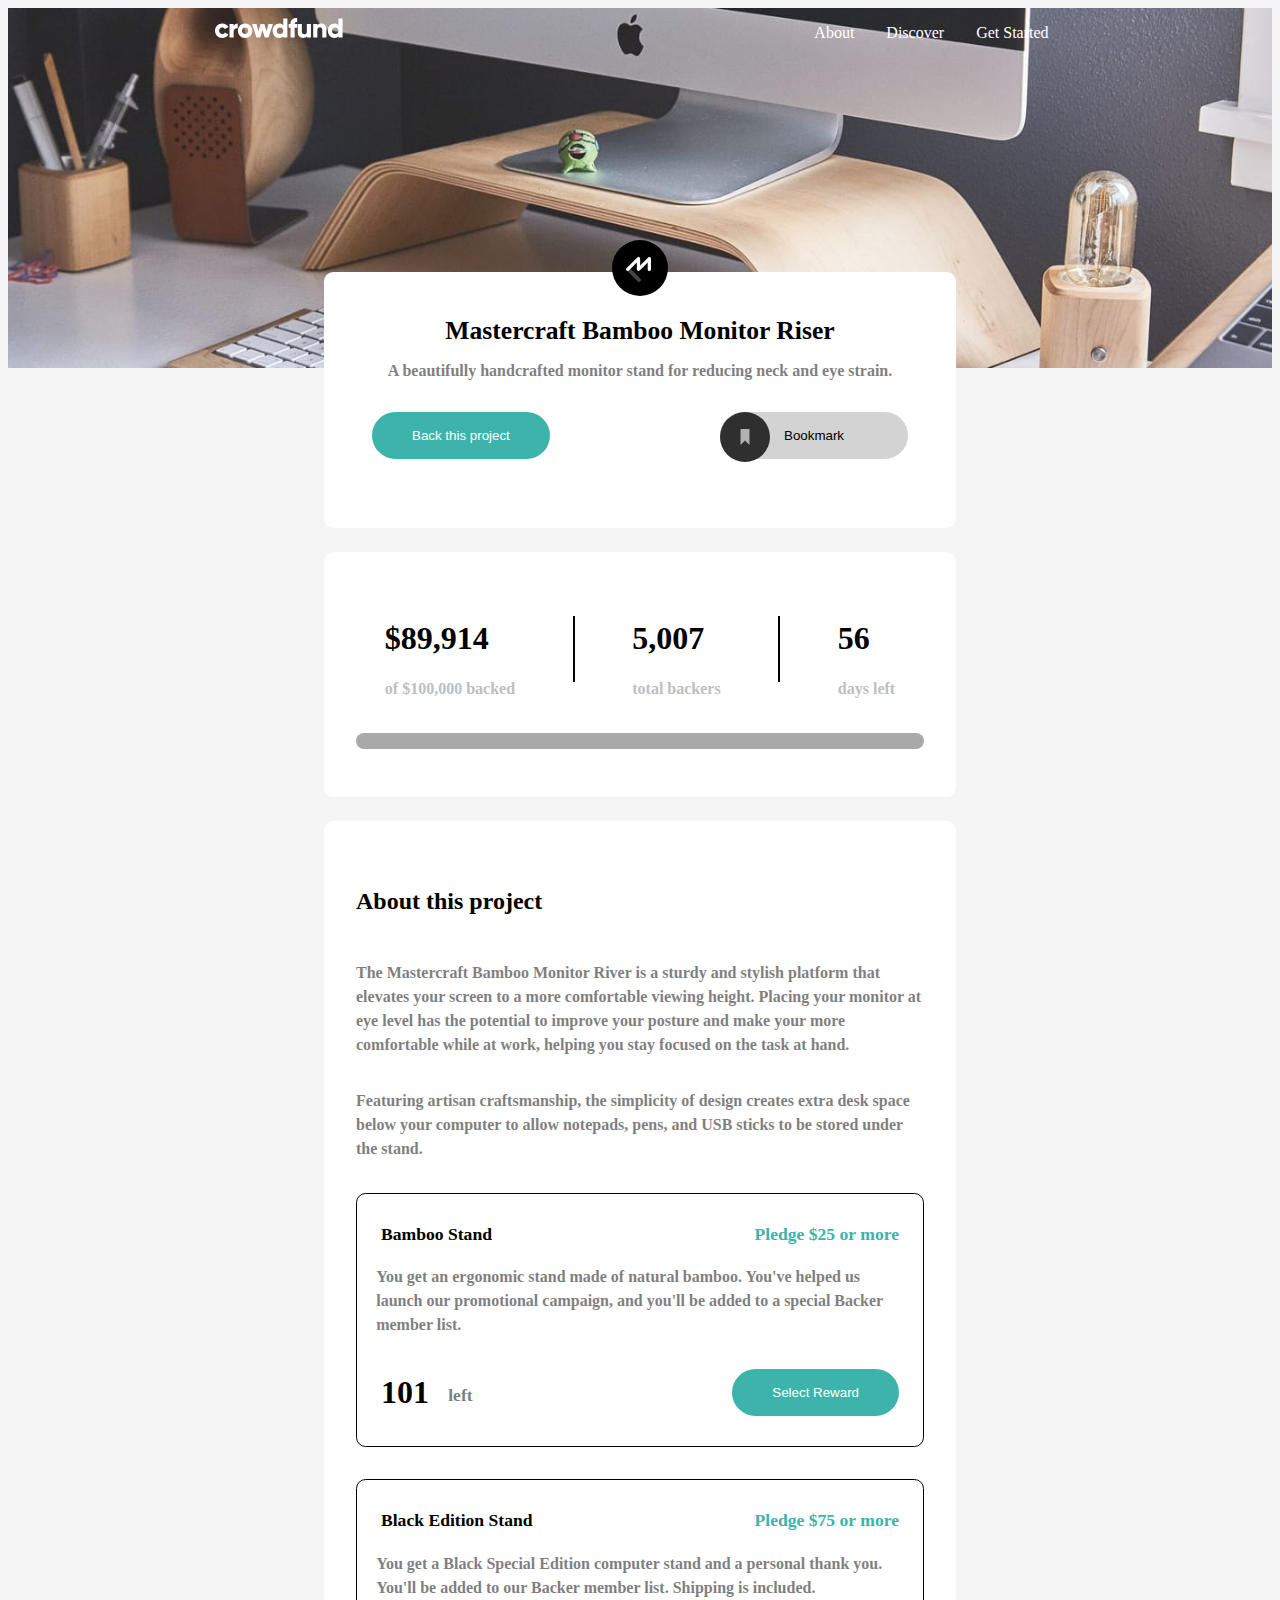
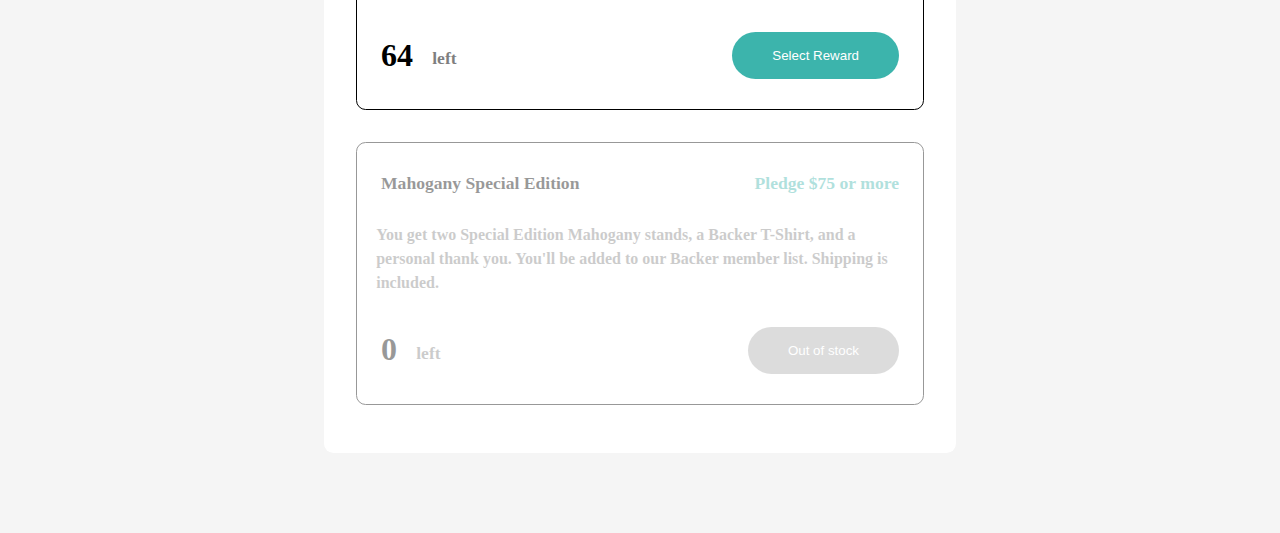
<file: index.html>
<!DOCTYPE html>
<html lang="en">
  <head>
    <meta charset="UTF-8" />
    <meta name="viewport" content="width=device-width, initial-scale=1.0" />
    <title>CrowdFunding Product Page</title>
    <link rel="icon" href="../crowdfunding-product-page-main/images/favicon-32x32.png" type="image/x-icon" />
    <link rel="stylesheet" href="style.css"/>
  </head>
  <body>
    <div class="navbar">
      <div class="wrapper flex">
        <img
          class="logo"
          src="../crowdfunding-product-page-main/images/logo.svg"
          alt="" />
        <nav>
          <ul>
            <li><a href="#">About</a></li>
            <li><a href="#">Discover</a></li>
            <li><a href="#">Get Started</a></li>
          </ul>
        </nav>
      </div>
    </div>

    <!-- first card -->
    <div class="container">
      <div class="introduction">
        <img
          src="../crowdfunding-product-page-main/images/logo-mastercraft.svg"
          alt="" />
        <h2>Mastercraft Bamboo Monitor Riser</h2>
        <p>
          A beautifully handcrafted monitor stand for reducing neck and eye strain.
        </p>
        <div class="btns">
          <div class="back">
            <button type="button">Back this project</button>
          </div>
          <div class="bookmark">
            <img
              class="icon"
              src="../crowdfunding-product-page-main/images/icon-bookmark.svg"
              alt="" />
            <button type="button">Bookmark</button>
          </div>
        </div>
      </div>

      <!-- second card -->
      <div class="progress">
        <div class="rate">
          <div>
            <h2>$89,914</h2>
            <p>of $100,000 backed</p>
          </div>
          <span></span>
          <div>
            <h2>5,007</h2>
            <p>total backers</p>
          </div>
          <span></span>
          <div>
            <h2>56</h2>
            <p>days left</p>
          </div>
        </div>
        <button id="btnss" type="submit"><span></span></button>
      </div>

      <!-- third card -->
      <div class="info">
        <div class="about">
          <h2>About this project</h2>
          <p>
            The Mastercraft Bamboo Monitor River is a sturdy and stylish
            platform that elevates your screen to a more comfortable viewing
            height. Placing your monitor at eye level has the potential to
            improve your posture and make your more comfortable while at work,
            helping you stay focused on the task at hand.
          </p>
          <p>
            Featuring artisan craftsmanship, the simplicity of design creates
            extra desk space below your computer to allow notepads, pens, and
            USB sticks to be stored under the stand.
          </p>
        </div>

        <!-- semi card -->
        <div class="bamboo">
          <div class="stand">
            <h1>Bamboo Stand</h1>
            <h1><span>Pledge $25 or more</span></h1>
          </div>
          <p>
            You get an ergonomic stand made of natural bamboo. You've helped us
            launch our promotional campaign, and you'll be added to a special
            Backer member list.
          </p>
          <div class="item">
            <div class="left">
              <h2>101</h2>
              <p>left</p>
            </div>
            <div class="btn">
              <button type="button">Select Reward</button>
            </div>
          </div>
        </div>

        <!-- semi card -->
        <div class="bamboo">
          <div class="stand">
            <h1>Black Edition Stand</h1>
            <h1><span>Pledge $75 or more</span></h1>
          </div>
          <p>
            You get a Black Special Edition computer stand and a personal thank
            you. You'll be added to our Backer member list. Shipping is
            included.
          </p>
          <div class="item">
            <div class="left">
              <h2>64</h2>
              <p>left</p>
            </div>
            <div class="btn">
              <button type="button">Select Reward</button>
            </div>
          </div>
        </div>

        <!-- semi card -->
        <div class="mahogany">
          <div class="stand">
            <h1>Mahogany Special Edition</h1>
            <h1><span>Pledge $75 or more</span></h1>
          </div>
          <p>
            You get two Special Edition Mahogany stands, a Backer T-Shirt, and a
            personal thank you. You'll be added to our Backer member list.
            Shipping is included.
          </p>
          <div class="item">
            <div class="left">
              <h2>0</h2>
              <p>left</p>
            </div>
            <div class="btn">
              <button id="btn" type="button">Out of stock</button>
            </div>
          </div>
        </div>
      </div>
    </div>
  </body>
</html>
</file>
<file: style.css>
body {
  background: whitesmoke;
}

p {
  font-weight: 600;
  opacity: 0.5;
}

.logo {
  object-fit: contain;
}

ul li {
  list-style: none;
}

a {
  text-decoration: none;
  font-size: 1rem;
  font-weight: 400;
}

.wrapper {
  width: 100%;
  align-items: baseline;
  margin: 0 auto;
}

.navbar {
  color: white;
  height: 40vh;
  background-image: url("../crowdfunding-product-page-main/images/image-hero-desktop.jpg");
  background-repeat: no-repeat;
  background-size: cover;
  object-fit: cover;
}

.navbar .flex {
  display: flex;
  justify-content: space-around;
}

.navbar ul {
  display: flex;
  align-items: center;
  justify-content: space-between;
}

.navbar a {
  color: white;
  padding: 0 0.5rem;
  margin: 0 0.5rem;
}

.navbar ul li::after {
  content: "";
  height: 0.19rem;
  width: 0;
  background: white;
  position: absolute;
  left: 0;
  bottom: -0.6rem;
  transition: 0.5s;
}

.navbar ul li:hover::after {
  width: 100%;
}

.container {
  /* max-width: 1024px; */
  width: 50%;
  margin: 0 auto;
}

.introduction {
  align-items: center;
  margin-top: -6rem;
  padding-bottom: 3rem;
  background: white;
  text-align: center;
  border-radius: 0.6rem;
}

.introduction h2 {
  font-size: 1.6rem;
  font-weight: 900;
  margin: 1rem auto;
}

img {
  margin-top: -2rem;
}

.btns {
  padding: 1rem 2rem;
  display: flex;
  justify-content: space-between;
  margin: 0.3rem 1rem;
}

.back button {
  color: white;
  background: hsl(176, 50%, 47%);
  text-align: center;
  padding: 1rem 2.5rem;
  border-radius: 3rem;
  position: relative;
  border: none;
  cursor: pointer;
  overflow: hidden;
  z-index: 0;
}

.back button:active {
  background: darkcyan;
  font-weight: 900;
}

.bookmark button {
  background: lightgray;
  text-align: center;
  color: black;
  padding: 1rem 4rem 1rem 4rem;
  
  border-radius: 3rem;
  position: relative;
  border: none;
  cursor: pointer;
  overflow: hidden;
  z-index: 2;
}

.bookmark button:active {
  color: darkcyan;
  font-weight: 900;
}

.icon {
  position: absolute;
  z-index: 3;
  object-fit: contain;
  padding-top: 2rem;
  height: 3.1rem;
}

.progress {
  margin-top: 1.5rem;
  line-height: 1.5rem;
  padding: 3rem 2rem;
  background: white;
  color: black;
  border-radius: 0.6rem;
  display: flex;
  flex-direction: column;
}

.rate {
  display: flex;
  justify-content: space-around;
}

.progress h2 {
  font-size: 2rem;
  font-weight: 900;
}

.progress p {
  font-weight: 900;
  color: gray;
}

#btnss {
  margin-top: 1rem;
  background: darkgray;
  border-radius: 3rem;
  height: 1rem;
  position: relative;
  border: none;
  cursor: pointer;
  overflow: hidden;
  z-index: 1;
}
#btnss span {
  background: hsl(176, 50%, 47%);
  height: 100%;
  width: 70%;
  border-radius: 3rem;
  position: absolute;
  left: 0;
  bottom: 0;
  z-index: 2;
  /* transition: 0.5s; */
}

/* .btnss span:hover {
    width: 70%;
} */

.progress span {
  border: 1px solid black;
  height: 4rem;
  margin-top: 1rem;
  margin-bottom: 2rem;
}

.info {
  margin-top: 1.5rem;
  margin-bottom: 5rem;
  line-height: 1.5rem;
  padding: 3rem 2rem;
  background: white;
  color: black;
  border-radius: 0.6rem;
}

.info p {
  font-weight: 700;
}

.about h2 {
  margin-bottom: 3rem;
}

.about p {
  margin-bottom: 2rem;
}

.bamboo {
  border: 0.2px solid black;
  border-radius: 0.6rem;
  margin-top: 2rem;
}

.mahogany {
  border: 0.2px solid black;
  border-radius: 0.6rem;
  margin-top: 2rem;
  opacity: 0.4;
}

.mahogany p {
  padding: 0 1.2rem;
}

.mahogany .btn {
  padding-top: 1rem;
}

.mahogany .left p {
  font-size: 1.1rem;
  padding-top: 0.5rem;
}

.mahogany .left h2 {
  font-size: 2rem;
}

.stand span {
  color: hsl(176, 50%, 47%);
  padding-right: 1.5rem;
}

.stand h1 {
  font-size: 1.1rem;
  font-weight: 900;
  padding-left: 1.5rem;
}

.stand p {
  padding: 0 1.2rem;
}

.stand {
  margin-top: 1rem;
  display: flex;
  justify-content: space-between;
}

.bamboo p {
  margin-top: 0.5rem;
  padding: 0 1.2rem;
}

.item {
  display: flex;
  justify-content: space-between;
}

.left {
  display: flex;
  align-items: center;
  padding-top: 0;
  padding-bottom: 1rem;
  padding-left: 1.5rem;
  gap: 0;
}

.left h2 {
  font-size: 2rem;
}

.left p {
  font-size: 1.1rem;
  padding-top: 1rem;
}

.btn {
  padding-top: 1rem;
  padding-right: 1.5rem;
}

.btn button {
  color: white;
  background: hsl(176, 50%, 47%);
  text-align: center;
  padding: 1rem 2.5rem;
  border-radius: 3rem;
  position: relative;
  border: none;
  cursor: pointer;
  overflow: hidden;
  z-index: 0;
}

.btn button:active {
  background: darkcyan;
}

#btn {
  background: darkgray;
}

@media (max-width: 700px) {
  .wrapper {
    width: 100%;
  }
  .navbar {
    width: 100%;
    height: 50vh;
    background-position: center;
  }

  .navbar ul {
    flex-wrap: wrap;
  }

  .container {
    width: 100%;
    margin: 0 auto;
  }

  .introduction {
    margin-left: auto;
    margin-right: auto;
  }

  .btns {
    padding: 1rem 0.5rem;
    display: flex;
    justify-content: space-between;
    margin: 0.3rem 1rem;
  }

  .back button {
    padding: 1rem 4rem;
  }

  .bookmark button {
    display: none;
  }

  .icon {
    position: relative;
    padding-right: 1rem;
  }

  .progress {
    margin: 1rem auto;
    align-items: center;
  }

  .progress h2 {
    margin-left: 0.5rem;
  }

  .progress span {
    margin-top: 0;
    margin-bottom: 0;
    height: 6rem;
  }

  .rate {
    flex-direction: column;
    align-items: center;
  }

  .rate span {
    transform: rotate(90deg);
  }

  #btnss {
    width: 100%;
    height: 1rem;
    margin-top: 1rem;
    z-index: 1;
  }

  #btnss span {
    width: 70%;
    z-index: 2;
    height: 0.8rem;
  }

  .info {
    margin: 0 auto;
  }

  .stand {
    flex-direction: column;
    gap: 0;
  }

  .item {
    flex-direction: column;
  }

  .btn {
    padding-bottom: 1rem;
    padding-left: 1rem;
  }
}
</file>
